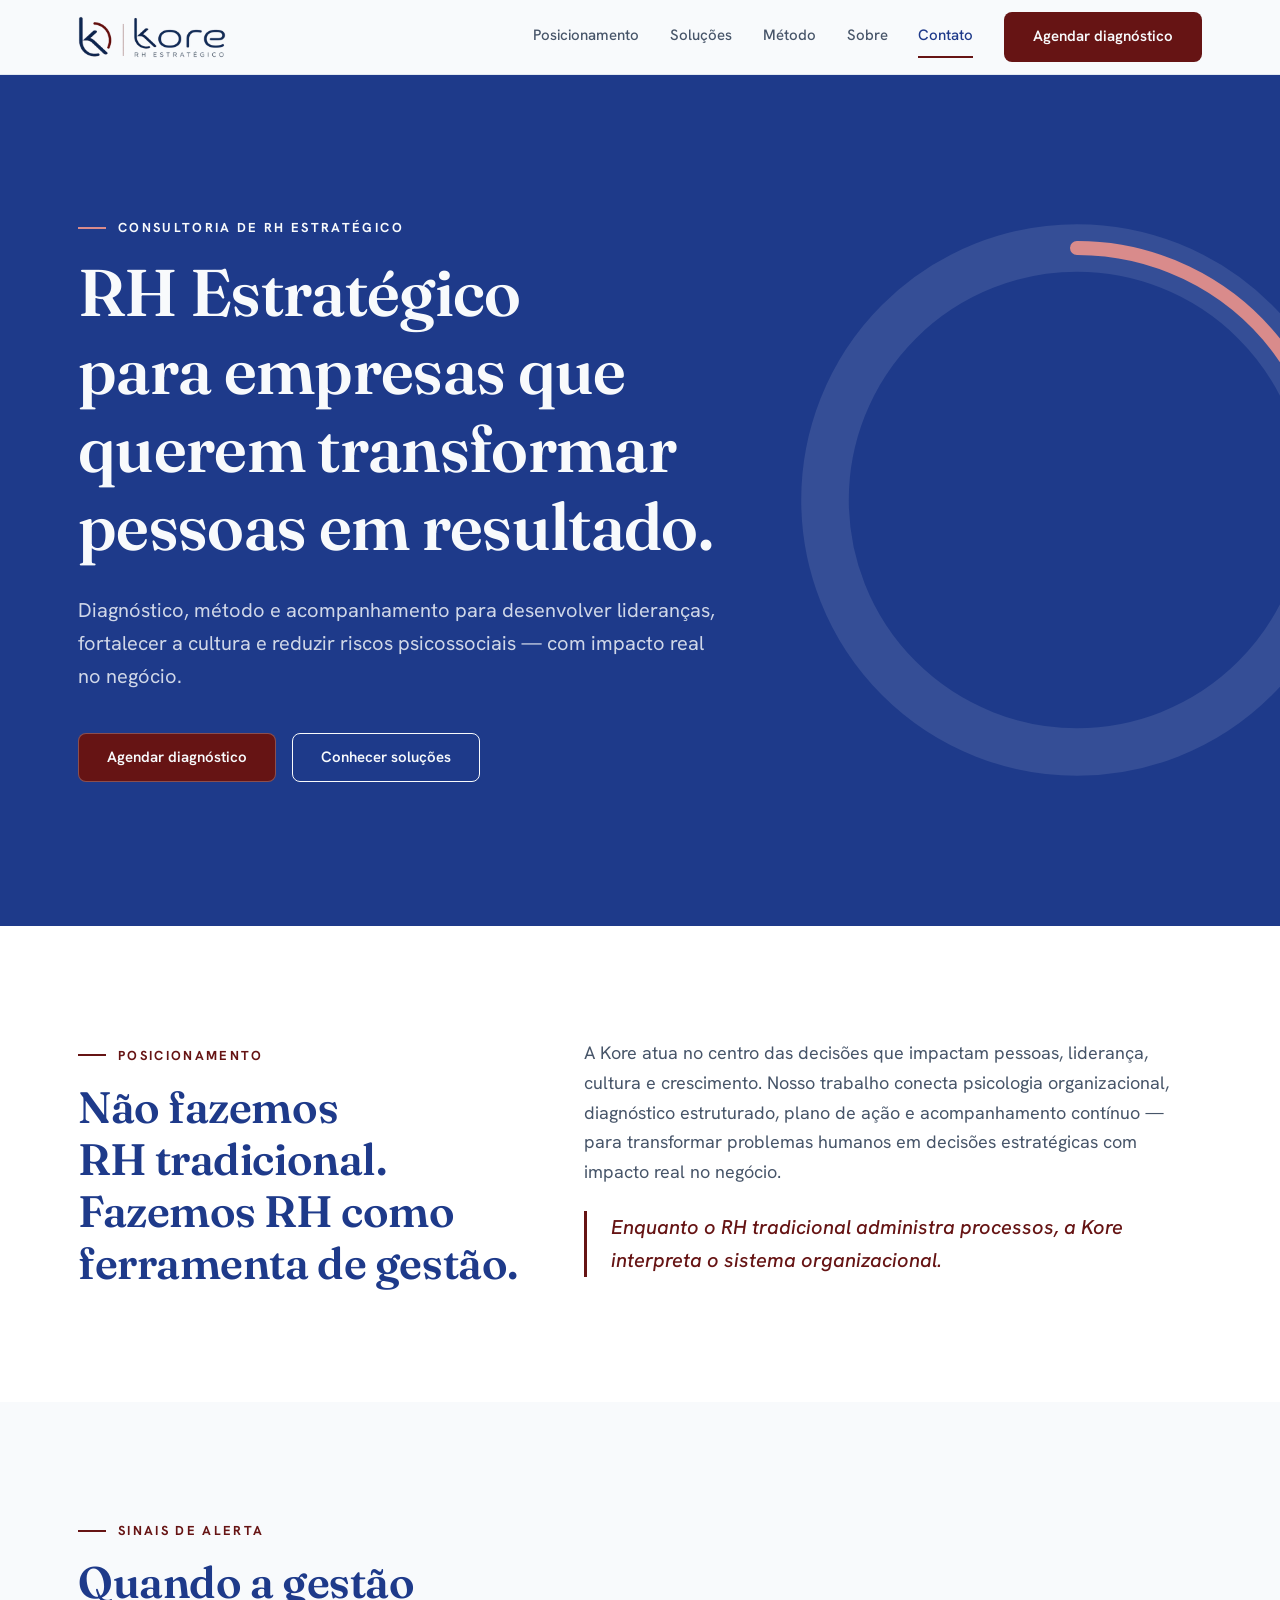
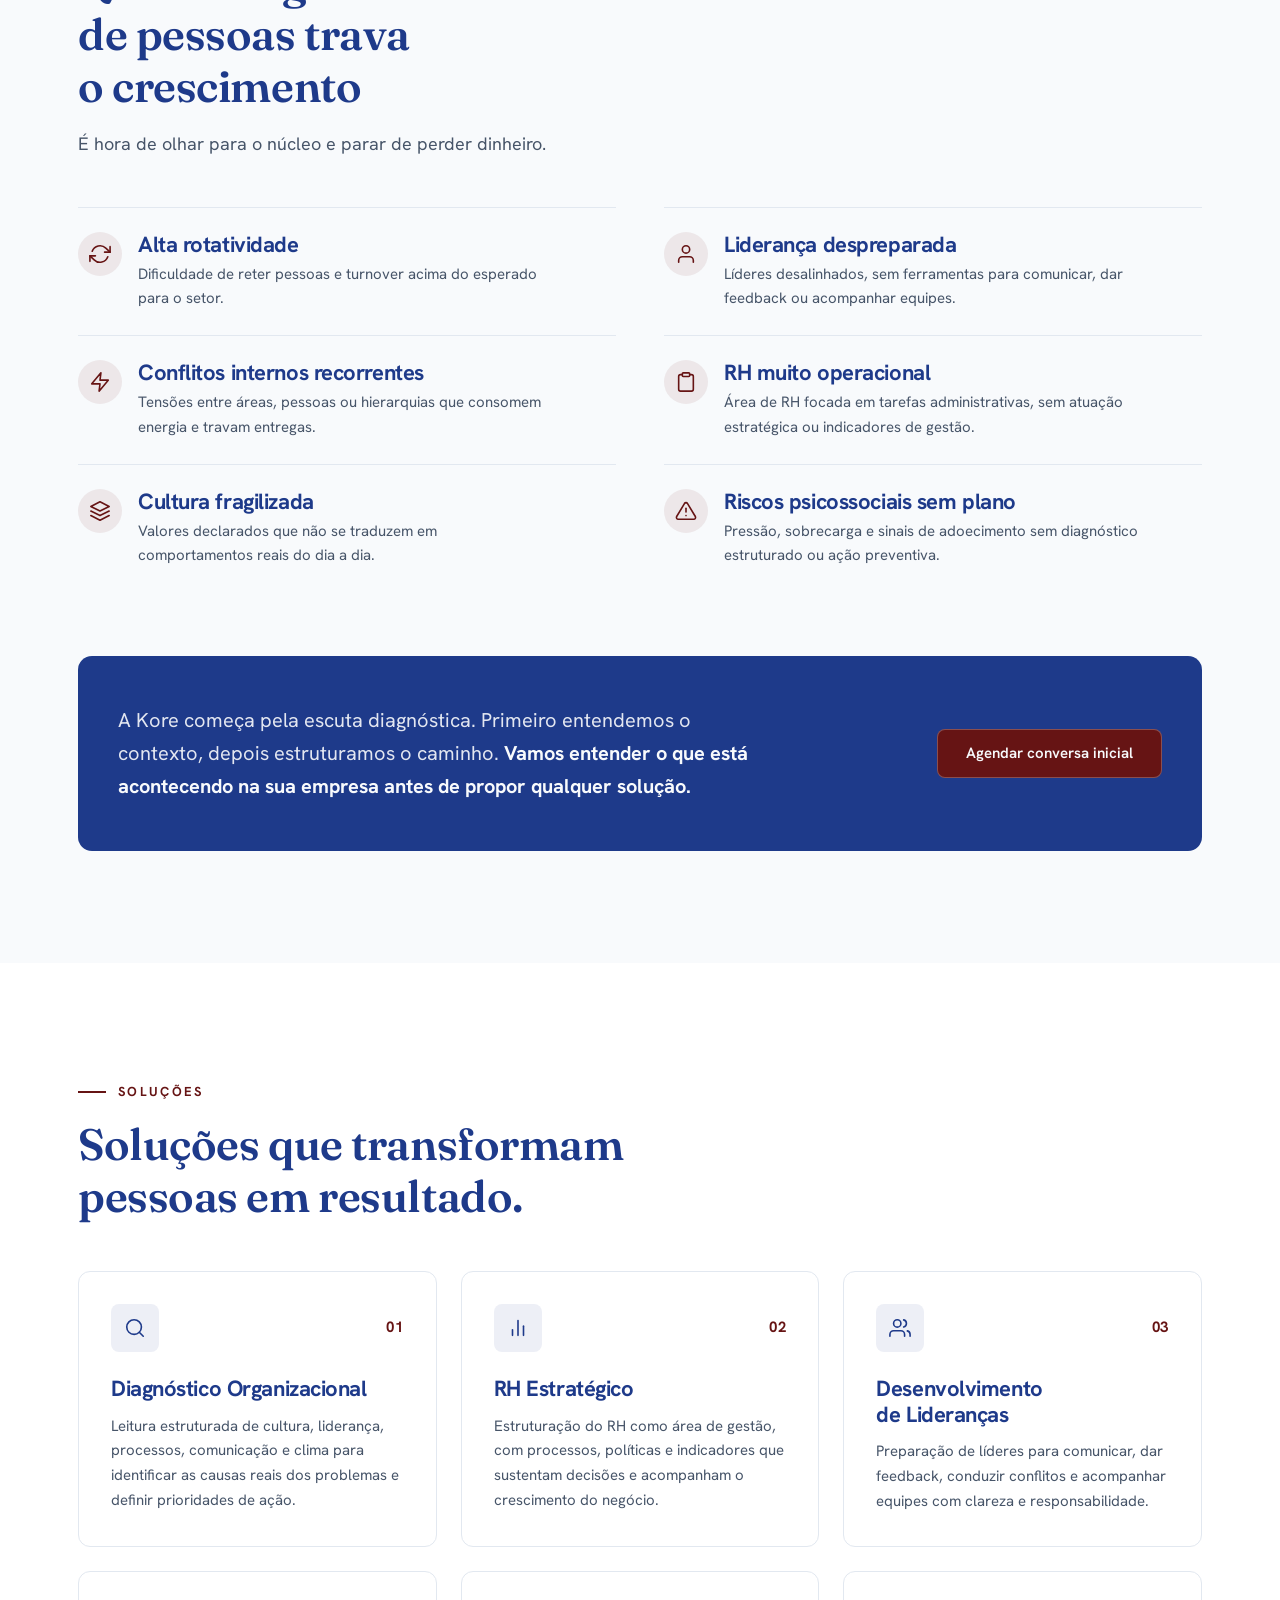
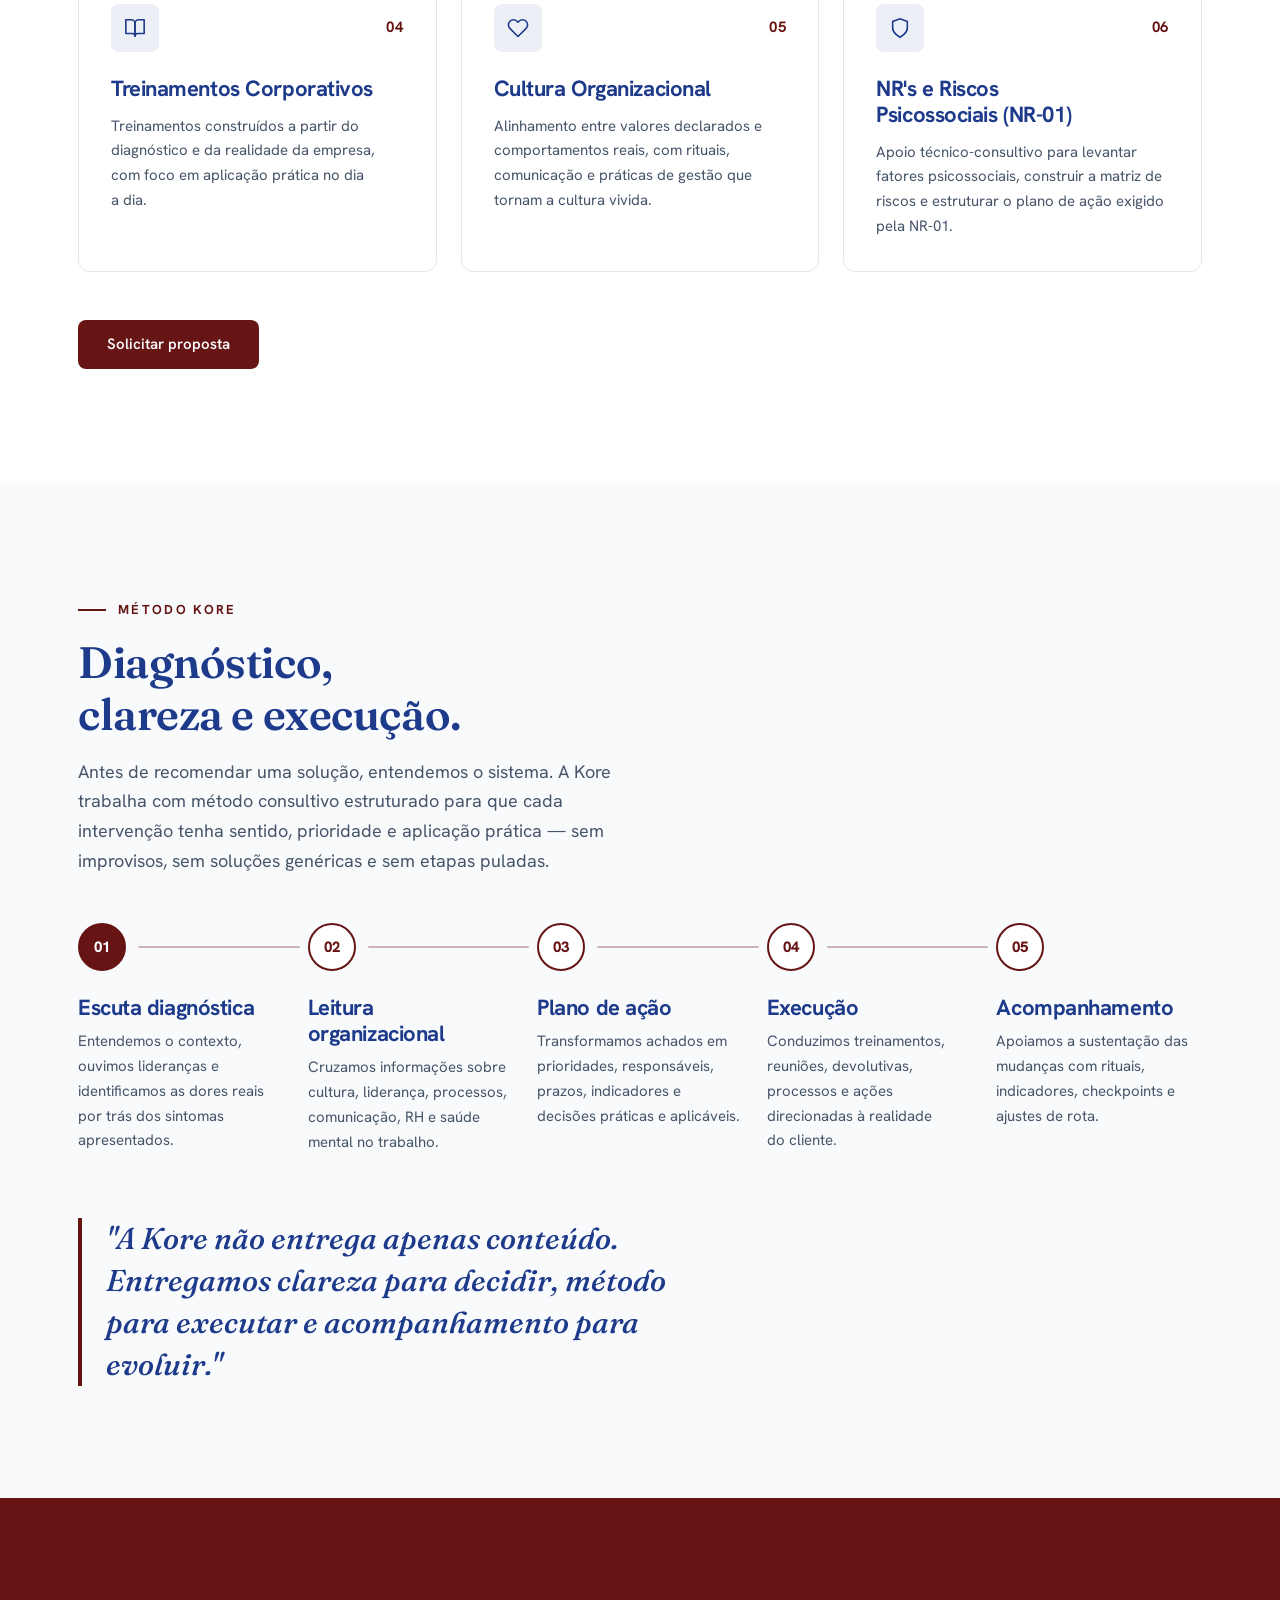
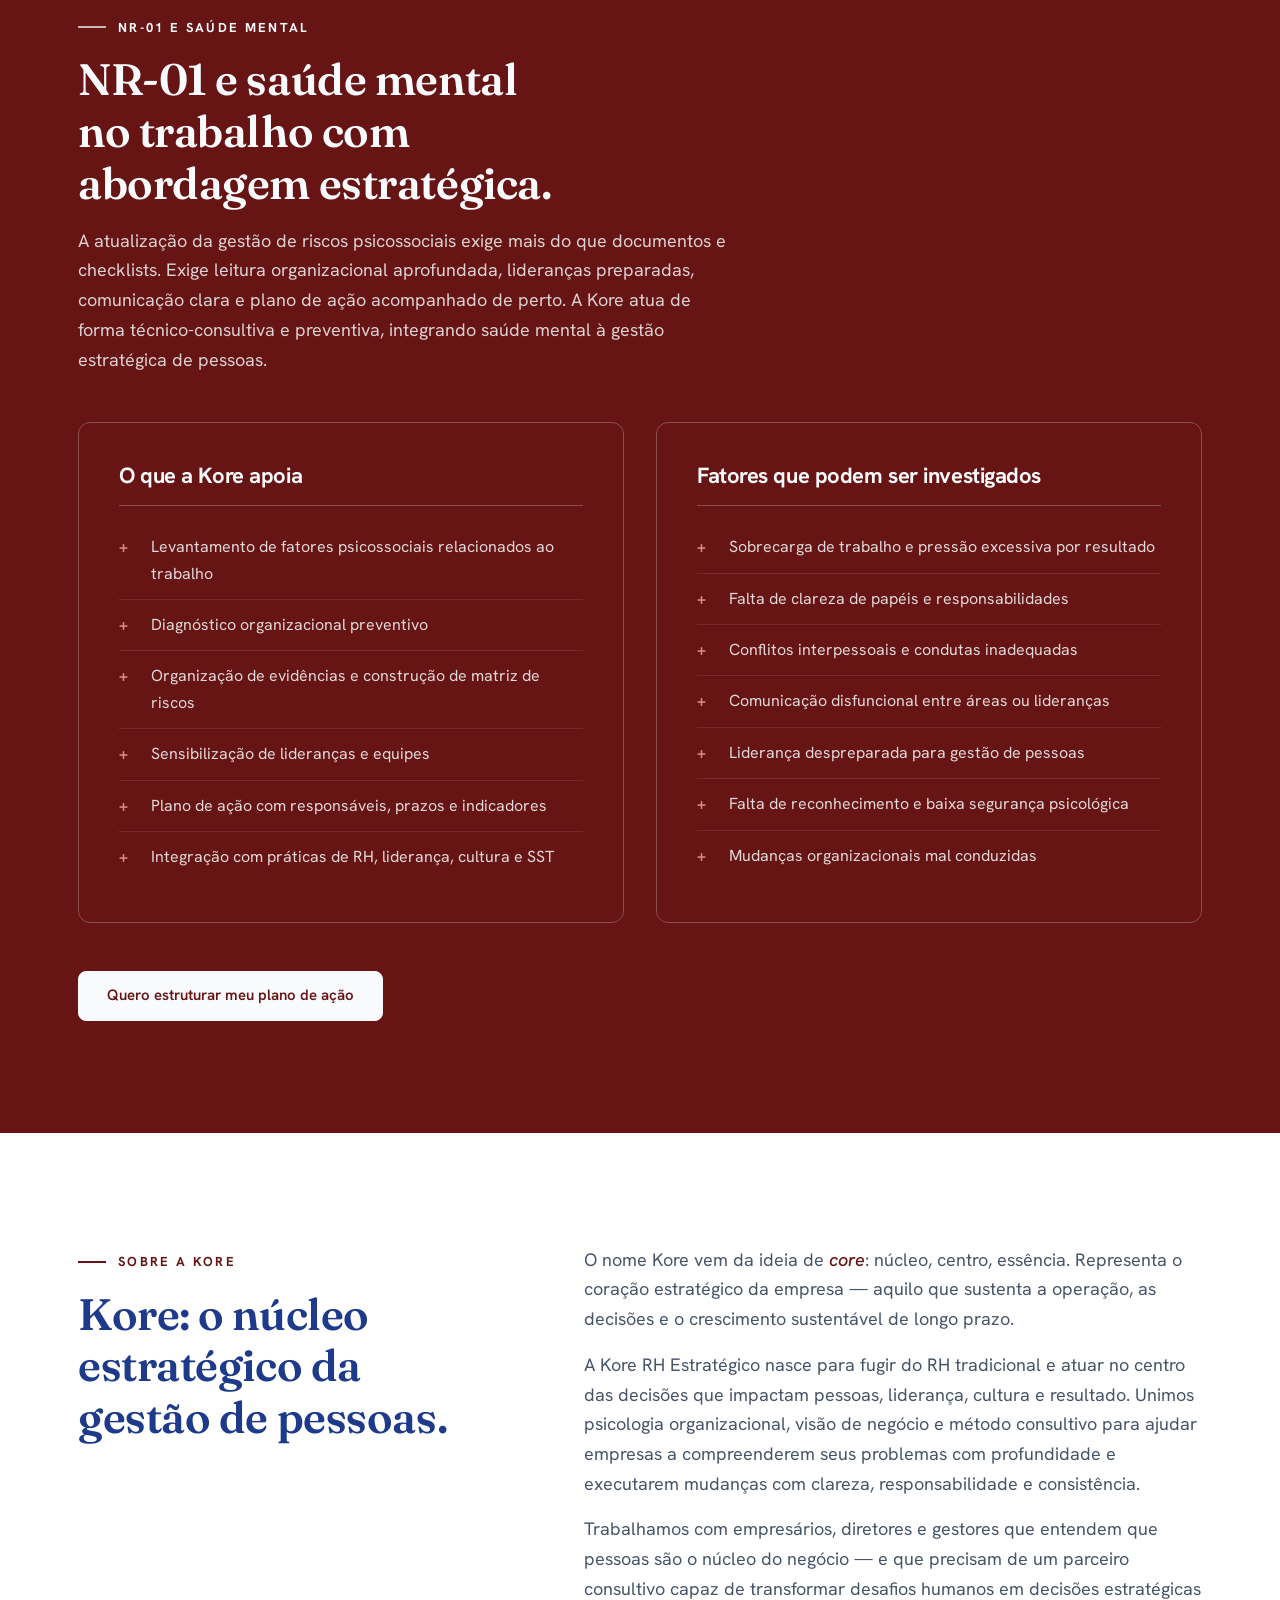
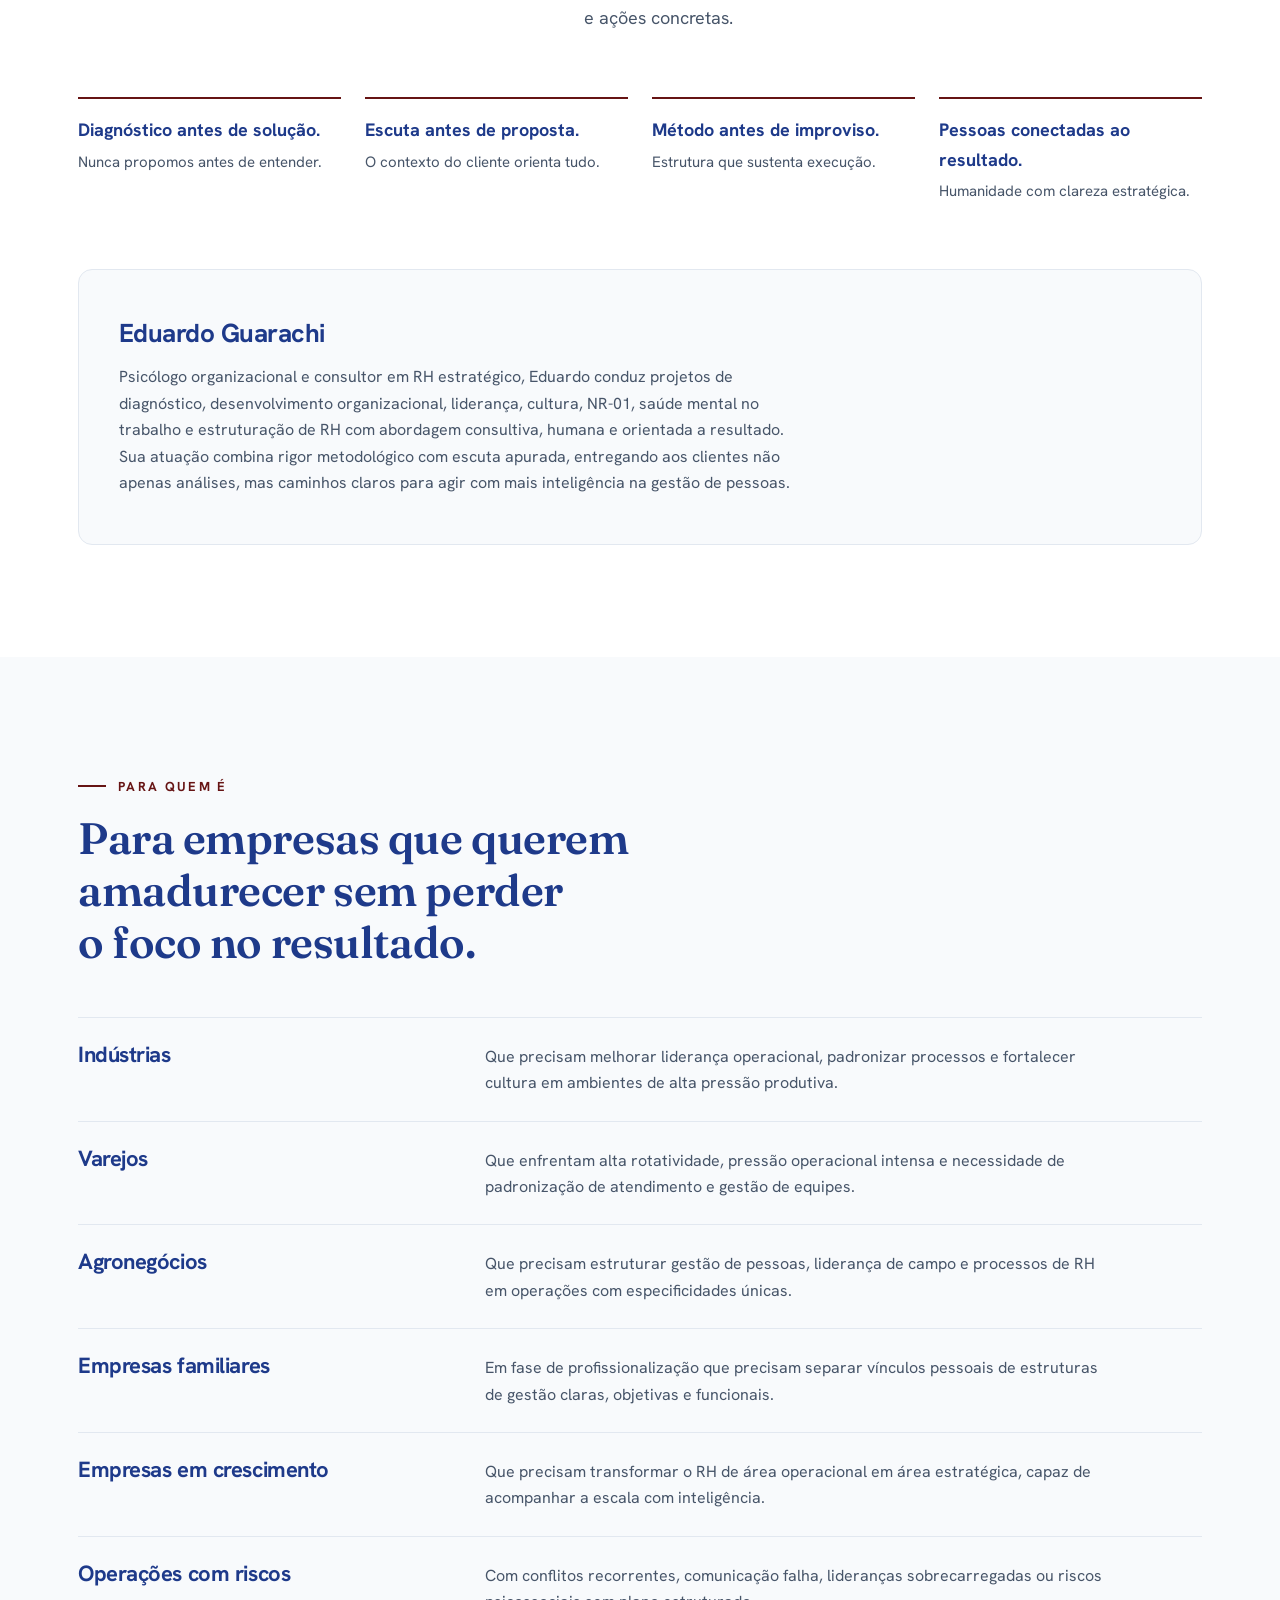
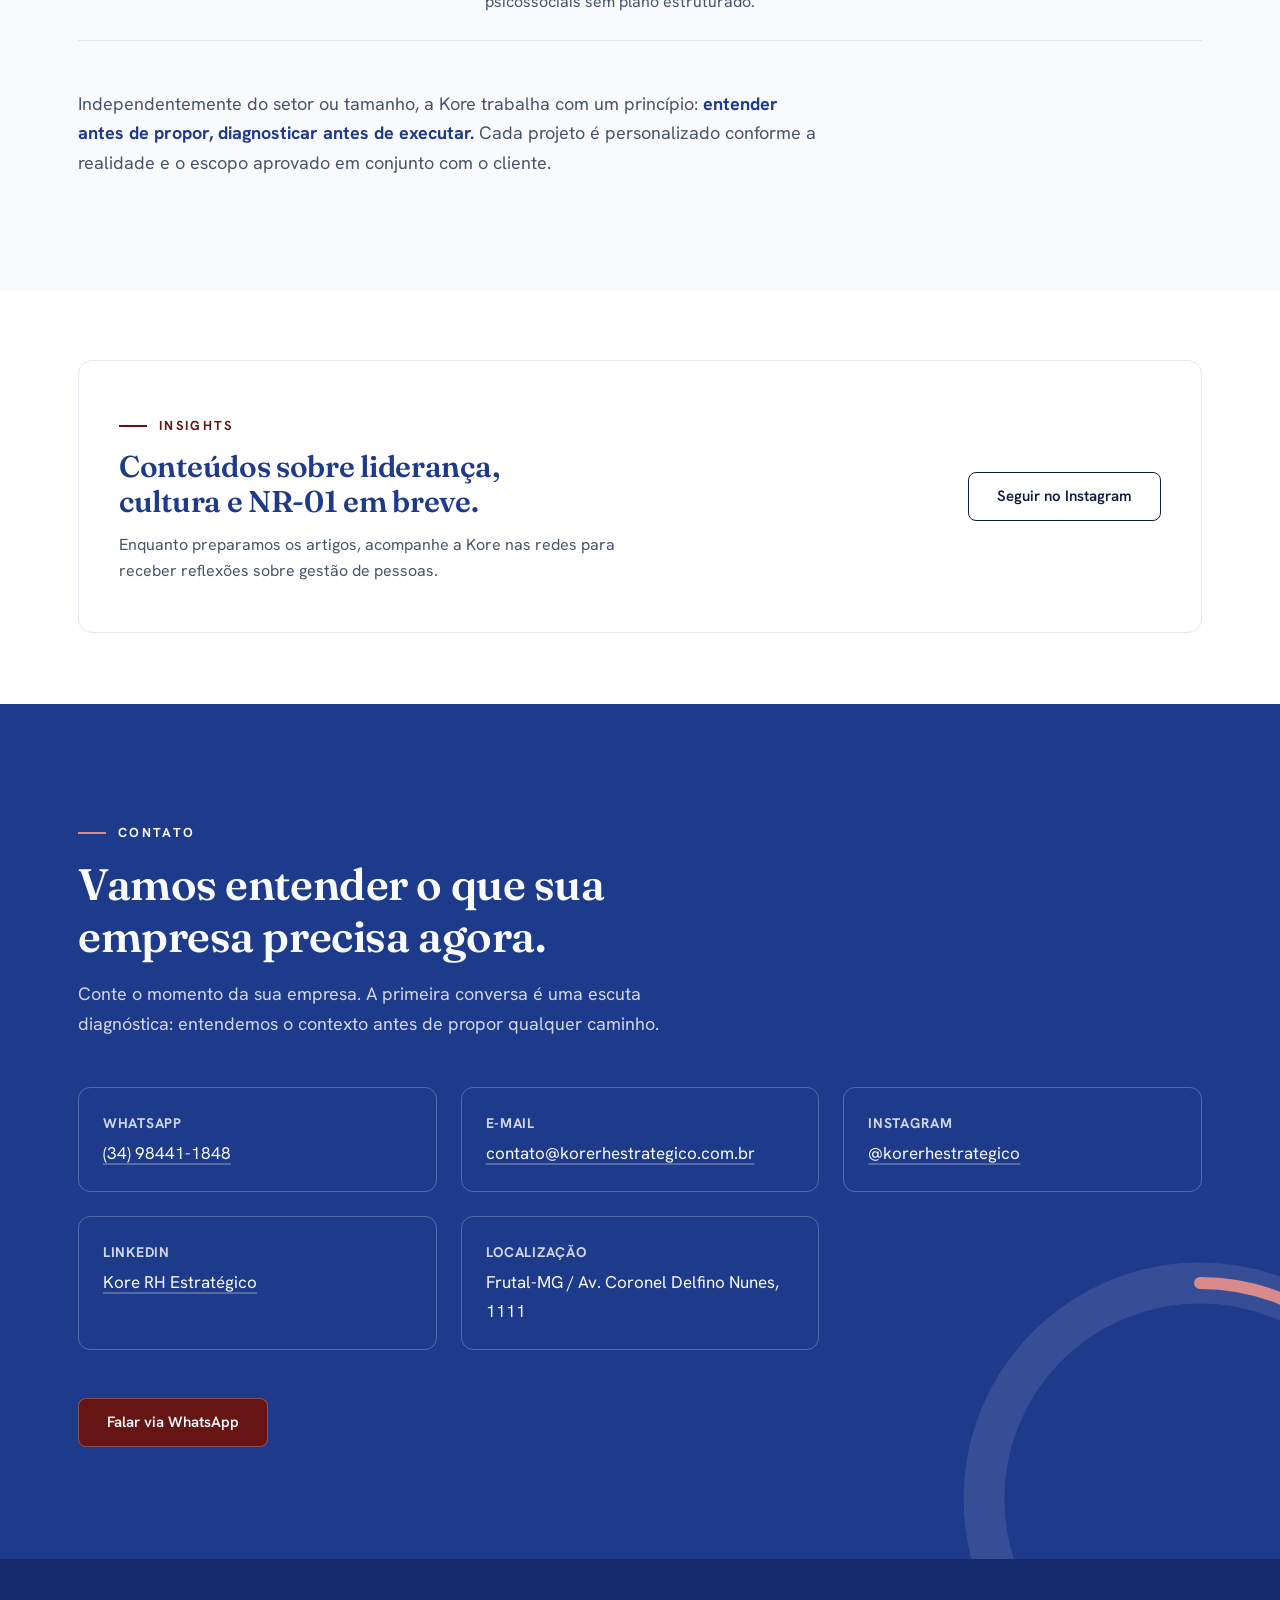
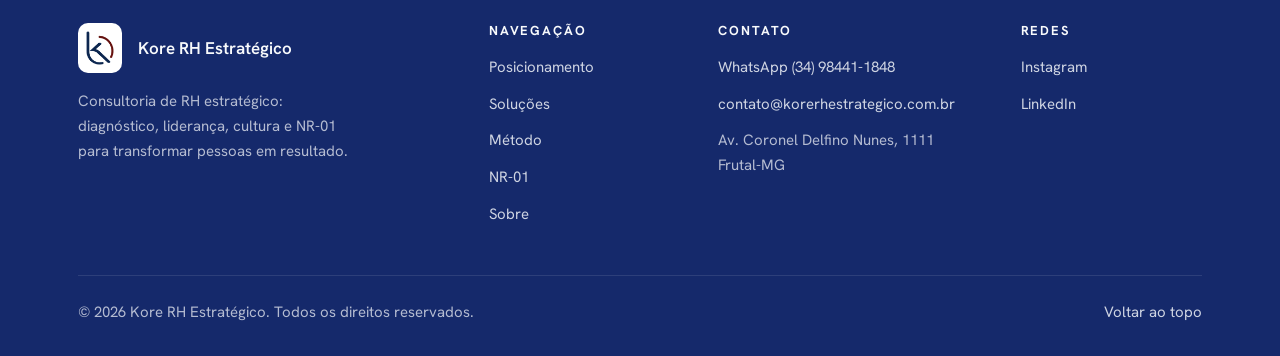
<file: index.html>
<!DOCTYPE html>
<html lang="pt-BR">
<head>
  <meta charset="UTF-8">
  <meta name="viewport" content="width=device-width, initial-scale=1.0">
  <title>RH Estratégico para transformar pessoas em resultado | Kore</title>
  <meta name="description" content="Consultoria de RH Estratégico. A Kore ajuda empresas a diagnosticar problemas, desenvolver lideranças, estruturar cultura e reduzir riscos psicossociais.">
  <meta name="theme-color" content="#1E3A8A">
  <link rel="canonical" href="https://jmqz.github.io/Site-Kore-RH-Estrat-gico/">

  <!-- Open Graph -->
  <meta property="og:type" content="website">
  <meta property="og:locale" content="pt_BR">
  <meta property="og:site_name" content="Kore RH Estratégico">
  <meta property="og:title" content="RH Estratégico para empresas que querem transformar pessoas em resultado.">
  <meta property="og:description" content="Consultoria de RH Estratégico. A Kore ajuda empresas a diagnosticar problemas, desenvolver lideranças, estruturar cultura e reduzir riscos psicossociais.">
  <meta property="og:url" content="https://jmqz.github.io/Site-Kore-RH-Estrat-gico/">
  <meta property="og:image" content="https://jmqz.github.io/Site-Kore-RH-Estrat-gico/img/og-image.png">
  <meta property="og:image:width" content="1200">
  <meta property="og:image:height" content="630">
  <meta property="og:image:alt" content="Logo Kore RH Estratégico">
  <meta name="twitter:card" content="summary_large_image">
  <meta name="twitter:title" content="RH Estratégico para empresas que querem transformar pessoas em resultado.">
  <meta name="twitter:description" content="Consultoria de RH Estratégico. A Kore ajuda empresas a diagnosticar problemas, desenvolver lideranças, estruturar cultura e reduzir riscos psicossociais.">
  <meta name="twitter:image" content="https://jmqz.github.io/Site-Kore-RH-Estrat-gico/img/og-image.png">
  <meta name="robots" content="index, follow">

  <!-- Favicon -->
  <link rel="icon" type="image/png" sizes="32x32" href="img/favicon-32.png">
  <link rel="apple-touch-icon" sizes="180x180" href="img/apple-touch-icon.png">

  <link rel="preconnect" href="https://fonts.googleapis.com">
  <link rel="preconnect" href="https://fonts.gstatic.com" crossorigin>
  <link href="https://fonts.googleapis.com/css2?family=Fraunces:ital,opsz,wght@0,9..144,600;1,9..144,500&family=Hanken+Grotesk:wght@400;500;600;700;800&display=swap" rel="stylesheet">

  <link rel="stylesheet" href="css/style.css">
  <script src="js/main.js" defer></script>

  <!-- Dados estruturados (Google) -->
  <script type="application/ld+json">
  {
    "@context": "https://schema.org",
    "@type": "ProfessionalService",
    "name": "Kore RH Estratégico",
    "description": "Consultoria de RH Estratégico: diagnóstico organizacional, desenvolvimento de lideranças, cultura organizacional, treinamentos e NR-01 / riscos psicossociais.",
    "url": "https://jmqz.github.io/Site-Kore-RH-Estrat-gico/",
    "logo": "https://jmqz.github.io/Site-Kore-RH-Estrat-gico/img/logo_full.png",
    "image": "https://jmqz.github.io/Site-Kore-RH-Estrat-gico/img/og-image.png",
    "telephone": "+55-34-98441-1848",
    "email": "contato@korerhestrategico.com.br",
    "address": {
      "@type": "PostalAddress",
      "streetAddress": "Av. Coronel Delfino Nunes, 1111",
      "addressLocality": "Frutal",
      "addressRegion": "MG",
      "addressCountry": "BR"
    },
    "areaServed": "BR",
    "founder": { "@type": "Person", "name": "Eduardo Guarachi", "jobTitle": "Psicólogo organizacional e consultor em RH estratégico" },
    "sameAs": [
      "https://instagram.com/korerhestrategico",
      "https://www.linkedin.com/company/kore-rh-estrategico/"
    ]
  }
  </script>
</head>
<body>

  <a class="skip-link" href="#conteudo">Pular para o conteúdo</a>

  <!-- ============ CABEÇALHO ============ -->
  <header class="site-header" id="siteHeader">
    <nav class="nav" aria-label="Navegação principal">
      <a href="#inicio" class="brand"><picture><source srcset="img/logo_full.webp" type="image/webp"><img src="img/logo_full.png" alt="Kore RH Estratégico - início" width="450" height="128" fetchpriority="high"></picture></a>

      <button class="menu-toggle" id="menuToggle" type="button" aria-label="Abrir menu" aria-expanded="false" aria-controls="navMenu">
        <span></span><span></span><span></span>
      </button>

      <div class="nav-menu" id="navMenu">
        <ul class="nav-links">
          <li><a href="#posicionamento">Posicionamento</a></li>
          <li><a href="#solucoes">Soluções</a></li>
          <li><a href="#metodo">Método</a></li>
          <li><a href="#sobre">Sobre</a></li>
          <li><a href="#contato">Contato</a></li>
        </ul>
        <a href="https://wa.me/5534984411848?text=Ol%C3%A1%21%20Gostaria%20de%20agendar%20um%20diagn%C3%B3stico%20com%20a%20Kore%20RH%20Estrat%C3%A9gico." target="_blank" rel="noopener noreferrer" class="btn btn-primary">Agendar diagnóstico</a>
      </div>
    </nav>
  </header>

  <main id="conteudo" tabindex="-1">

    <!-- ============ HERO ============ -->
    <section class="hero dark" id="inicio">
      <svg class="deco-arc" viewBox="0 0 400 400" aria-hidden="true" focusable="false">
        <circle cx="200" cy="200" r="180" />
        <path d="M200 20 A180 180 0 0 1 370 260" />
      </svg>
      <div class="container hero-inner">
        <p class="eyebrow">Consultoria de RH Estratégico</p>
        <h1>RH Estratégico para empresas que querem transformar pessoas em resultado.</h1>
        <p class="hero-lead">Diagnóstico, método e acompanhamento para desenvolver lideranças, fortalecer a cultura e reduzir riscos psicossociais — com impacto real no negócio.</p>
        <div class="btn-group">
          <a href="https://wa.me/5534984411848?text=Ol%C3%A1%21%20Gostaria%20de%20agendar%20um%20diagn%C3%B3stico%20com%20a%20Kore%20RH%20Estrat%C3%A9gico." target="_blank" rel="noopener noreferrer" class="btn btn-primary">Agendar diagnóstico</a>
          <a href="#solucoes" class="btn btn-outline">Conhecer soluções</a>
        </div>
      </div>
    </section>

    <!-- ============ POSICIONAMENTO ============ -->
    <section class="section posicionamento" id="posicionamento" aria-labelledby="posicionamento-titulo">
      <div class="container posicionamento-inner">
        <div>
          <p class="eyebrow">Posicionamento</p>
          <h2 id="posicionamento-titulo">Não fazemos RH tradicional. Fazemos RH como ferramenta de gestão.</h2>
        </div>
        <div>
          <p class="lead">A Kore atua no centro das decisões que impactam pessoas, liderança, cultura e crescimento. Nosso trabalho conecta psicologia organizacional, diagnóstico estruturado, plano de ação e acompanhamento contínuo — para transformar problemas humanos em decisões estratégicas com impacto real no negócio.</p>
          <p class="destaque">Enquanto o RH tradicional administra processos, a Kore interpreta o sistema organizacional.</p>
        </div>
      </div>
    </section>

    <!-- ============ SINAIS DE ALERTA ============ -->
    <section class="section alt" id="sinais" aria-labelledby="sinais-titulo">
      <div class="container">
        <div class="section-head">
          <p class="eyebrow">Sinais de alerta</p>
          <h2 id="sinais-titulo">Quando a gestão de pessoas trava o crescimento</h2>
          <p>É hora de olhar para o núcleo e parar de perder dinheiro.</p>
        </div>
        <ul class="sinais" role="list">
          <li class="sinal">
            <span class="sinal-icon" aria-hidden="true"><svg viewBox="0 0 24 24" focusable="false"><polyline points="23 4 23 10 17 10"/><polyline points="1 20 1 14 7 14"/><path d="M3.51 9a9 9 0 0 1 14.85-3.36L23 10M1 14l4.64 4.36A9 9 0 0 0 20.49 15"/></svg></span>
            <div><h3>Alta rotatividade</h3><p>Dificuldade de reter pessoas e turnover acima do esperado para o setor.</p></div>
          </li>
          <li class="sinal">
            <span class="sinal-icon" aria-hidden="true"><svg viewBox="0 0 24 24" focusable="false"><path d="M20 21v-2a4 4 0 0 0-4-4H8a4 4 0 0 0-4 4v2"/><circle cx="12" cy="7" r="4"/></svg></span>
            <div><h3>Liderança despreparada</h3><p>Líderes desalinhados, sem ferramentas para comunicar, dar feedback ou acompanhar equipes.</p></div>
          </li>
          <li class="sinal">
            <span class="sinal-icon" aria-hidden="true"><svg viewBox="0 0 24 24" focusable="false"><polygon points="13 2 3 14 12 14 11 22 21 10 12 10 13 2"/></svg></span>
            <div><h3>Conflitos internos recorrentes</h3><p>Tensões entre áreas, pessoas ou hierarquias que consomem energia e travam entregas.</p></div>
          </li>
          <li class="sinal">
            <span class="sinal-icon" aria-hidden="true"><svg viewBox="0 0 24 24" focusable="false"><path d="M16 4h2a2 2 0 0 1 2 2v14a2 2 0 0 1-2 2H6a2 2 0 0 1-2-2V6a2 2 0 0 1 2-2h2"/><rect x="8" y="2" width="8" height="4" rx="1"/></svg></span>
            <div><h3>RH muito operacional</h3><p>Área de RH focada em tarefas administrativas, sem atuação estratégica ou indicadores de gestão.</p></div>
          </li>
          <li class="sinal">
            <span class="sinal-icon" aria-hidden="true"><svg viewBox="0 0 24 24" focusable="false"><polygon points="12 2 2 7 12 12 22 7 12 2"/><polyline points="2 17 12 22 22 17"/><polyline points="2 12 12 17 22 12"/></svg></span>
            <div><h3>Cultura fragilizada</h3><p>Valores declarados que não se traduzem em comportamentos reais do dia a dia.</p></div>
          </li>
          <li class="sinal">
            <span class="sinal-icon" aria-hidden="true"><svg viewBox="0 0 24 24" focusable="false"><path d="M10.29 3.86L1.82 18a2 2 0 0 0 1.71 3h16.94a2 2 0 0 0 1.71-3L13.71 3.86a2 2 0 0 0-3.42 0z"/><line x1="12" y1="9" x2="12" y2="13"/><line x1="12" y1="17" x2="12.01" y2="17"/></svg></span>
            <div><h3>Riscos psicossociais sem plano</h3><p>Pressão, sobrecarga e sinais de adoecimento sem diagnóstico estruturado ou ação preventiva.</p></div>
          </li>
        </ul>
        <div class="cta-band dark">
          <p>A Kore começa pela escuta diagnóstica. Primeiro entendemos o contexto, depois estruturamos o caminho. <strong>Vamos entender o que está acontecendo na sua empresa antes de propor qualquer solução.</strong></p>
          <a href="https://wa.me/5534984411848?text=Ol%C3%A1%21%20Gostaria%20de%20agendar%20um%20diagn%C3%B3stico%20com%20a%20Kore%20RH%20Estrat%C3%A9gico." target="_blank" rel="noopener noreferrer" class="btn btn-primary">Agendar conversa inicial</a>
        </div>
      </div>
    </section>

    <!-- ============ SOLUÇÕES ============ -->
    <section class="section" id="solucoes" aria-labelledby="solucoes-titulo">
      <div class="container">
        <div class="section-head">
          <p class="eyebrow">Soluções</p>
          <h2 id="solucoes-titulo">Soluções que transformam pessoas em resultado.</h2>
        </div>
        <ul class="grid grid-3" role="list">
          <li class="card">
            <div class="card-top">
              <span class="card-icon" aria-hidden="true"><svg viewBox="0 0 24 24" focusable="false"><circle cx="11" cy="11" r="8"/><line x1="21" y1="21" x2="16.65" y2="16.65"/></svg></span>
              <span class="card-num">01</span>
            </div>
            <h3>Diagnóstico Organizacional</h3>
            <p>Leitura estruturada de cultura, liderança, processos, comunicação e clima para identificar as causas reais dos problemas e definir prioridades de ação.</p>
          </li>
          <li class="card">
            <div class="card-top">
              <span class="card-icon" aria-hidden="true"><svg viewBox="0 0 24 24" focusable="false"><line x1="18" y1="20" x2="18" y2="10"/><line x1="12" y1="20" x2="12" y2="4"/><line x1="6" y1="20" x2="6" y2="14"/></svg></span>
              <span class="card-num">02</span>
            </div>
            <h3>RH Estratégico</h3>
            <p>Estruturação do RH como área de gestão, com processos, políticas e indicadores que sustentam decisões e acompanham o crescimento do negócio.</p>
          </li>
          <li class="card">
            <div class="card-top">
              <span class="card-icon" aria-hidden="true"><svg viewBox="0 0 24 24" focusable="false"><path d="M17 21v-2a4 4 0 0 0-4-4H5a4 4 0 0 0-4 4v2"/><circle cx="9" cy="7" r="4"/><path d="M23 21v-2a4 4 0 0 0-3-3.87"/><path d="M16 3.13a4 4 0 0 1 0 7.75"/></svg></span>
              <span class="card-num">03</span>
            </div>
            <h3>Desenvolvimento de Lideranças</h3>
            <p>Preparação de líderes para comunicar, dar feedback, conduzir conflitos e acompanhar equipes com clareza e responsabilidade.</p>
          </li>
          <li class="card">
            <div class="card-top">
              <span class="card-icon" aria-hidden="true"><svg viewBox="0 0 24 24" focusable="false"><path d="M2 3h6a4 4 0 0 1 4 4v14a3 3 0 0 0-3-3H2z"/><path d="M22 3h-6a4 4 0 0 0-4 4v14a3 3 0 0 1 3-3h7z"/></svg></span>
              <span class="card-num">04</span>
            </div>
            <h3>Treinamentos Corporativos</h3>
            <p>Treinamentos construídos a partir do diagnóstico e da realidade da empresa, com foco em aplicação prática no dia a dia.</p>
          </li>
          <li class="card">
            <div class="card-top">
              <span class="card-icon" aria-hidden="true"><svg viewBox="0 0 24 24" focusable="false"><path d="M20.84 4.61a5.5 5.5 0 0 0-7.78 0L12 5.67l-1.06-1.06a5.5 5.5 0 0 0-7.78 7.78l1.06 1.06L12 21.23l7.78-7.78 1.06-1.06a5.5 5.5 0 0 0 0-7.78z"/></svg></span>
              <span class="card-num">05</span>
            </div>
            <h3>Cultura Organizacional</h3>
            <p>Alinhamento entre valores declarados e comportamentos reais, com rituais, comunicação e práticas de gestão que tornam a cultura vivida.</p>
          </li>
          <li class="card">
            <div class="card-top">
              <span class="card-icon" aria-hidden="true"><svg viewBox="0 0 24 24" focusable="false"><path d="M12 22s8-4 8-10V5l-8-3-8 3v7c0 6 8 10 8 10z"/></svg></span>
              <span class="card-num">06</span>
            </div>
            <h3>NR's e Riscos Psicossociais (NR-01)</h3>
            <p>Apoio técnico-consultivo para levantar fatores psicossociais, construir a matriz de riscos e estruturar o plano de ação exigido pela NR-01.</p>
          </li>
        </ul>
        <div class="section-foot">
          <a href="https://wa.me/5534984411848?text=Ol%C3%A1%21%20Gostaria%20de%20solicitar%20uma%20proposta%20da%20Kore%20RH%20Estrat%C3%A9gico." target="_blank" rel="noopener noreferrer" class="btn btn-primary">Solicitar proposta</a>
        </div>
      </div>
    </section>

    <!-- ============ MÉTODO KORE ============ -->
    <section class="section alt" id="metodo" aria-labelledby="metodo-titulo">
      <div class="container">
        <div class="section-head">
          <p class="eyebrow">Método Kore</p>
          <h2 id="metodo-titulo">Diagnóstico, clareza e execução.</h2>
          <p>Antes de recomendar uma solução, entendemos o sistema. A Kore trabalha com método consultivo estruturado para que cada intervenção tenha sentido, prioridade e aplicação prática — sem improvisos, sem soluções genéricas e sem etapas puladas.</p>
        </div>
        <ol class="passos" role="list">
          <li class="passo"><span class="passo-num" aria-hidden="true">01</span><div><h3>Escuta diagnóstica</h3><p>Entendemos o contexto, ouvimos lideranças e identificamos as dores reais por trás dos sintomas apresentados.</p></div></li>
          <li class="passo"><span class="passo-num" aria-hidden="true">02</span><div><h3>Leitura organizacional</h3><p>Cruzamos informações sobre cultura, liderança, processos, comunicação, RH e saúde mental no trabalho.</p></div></li>
          <li class="passo"><span class="passo-num" aria-hidden="true">03</span><div><h3>Plano de ação</h3><p>Transformamos achados em prioridades, responsáveis, prazos, indicadores e decisões práticas e aplicáveis.</p></div></li>
          <li class="passo"><span class="passo-num" aria-hidden="true">04</span><div><h3>Execução</h3><p>Conduzimos treinamentos, reuniões, devolutivas, processos e ações direcionadas à realidade do cliente.</p></div></li>
          <li class="passo"><span class="passo-num" aria-hidden="true">05</span><div><h3>Acompanhamento</h3><p>Apoiamos a sustentação das mudanças com rituais, indicadores, checkpoints e ajustes de rota.</p></div></li>
        </ol>
        <blockquote class="quote">"A Kore não entrega apenas conteúdo. Entregamos clareza para decidir, método para executar e acompanhamento para evoluir."</blockquote>
      </div>
    </section>

    <!-- ============ NR-01 E SAÚDE MENTAL ============ -->
    <section class="section dark wine nr01" id="nr01" aria-labelledby="nr01-titulo">
      <div class="container">
        <div class="section-head section-head-wide">
          <p class="eyebrow">NR-01 e Saúde Mental</p>
          <h2 id="nr01-titulo">NR-01 e saúde mental no trabalho com abordagem estratégica.</h2>
          <p>A atualização da gestão de riscos psicossociais exige mais do que documentos e checklists. Exige leitura organizacional aprofundada, lideranças preparadas, comunicação clara e plano de ação acompanhado de perto. A Kore atua de forma técnico-consultiva e preventiva, integrando saúde mental à gestão estratégica de pessoas.</p>
        </div>
        <div class="nr-cols">
          <div class="nr-col">
            <h3>O que a Kore apoia</h3>
            <ul class="plus-list" role="list">
              <li>Levantamento de fatores psicossociais relacionados ao trabalho</li>
              <li>Diagnóstico organizacional preventivo</li>
              <li>Organização de evidências e construção de matriz de riscos</li>
              <li>Sensibilização de lideranças e equipes</li>
              <li>Plano de ação com responsáveis, prazos e indicadores</li>
              <li>Integração com práticas de RH, liderança, cultura e SST</li>
            </ul>
          </div>
          <div class="nr-col">
            <h3>Fatores que podem ser investigados</h3>
            <ul class="plus-list" role="list">
              <li>Sobrecarga de trabalho e pressão excessiva por resultado</li>
              <li>Falta de clareza de papéis e responsabilidades</li>
              <li>Conflitos interpessoais e condutas inadequadas</li>
              <li>Comunicação disfuncional entre áreas ou lideranças</li>
              <li>Liderança despreparada para gestão de pessoas</li>
              <li>Falta de reconhecimento e baixa segurança psicológica</li>
              <li>Mudanças organizacionais mal conduzidas</li>
            </ul>
          </div>
        </div>
        <a href="https://wa.me/5534984411848?text=Ol%C3%A1%21%20Gostaria%20de%20estruturar%20a%20adequa%C3%A7%C3%A3o%20da%20minha%20empresa%20%C3%A0%20NR-01%20e%20o%20plano%20de%20a%C3%A7%C3%A3o%20para%20riscos%20psicossociais." target="_blank" rel="noopener noreferrer" class="btn btn-primary">Quero estruturar meu plano de ação</a>
      </div>
    </section>

    <!-- ============ SOBRE A KORE ============ -->
    <section class="section sobre" id="sobre" aria-labelledby="sobre-titulo">
      <div class="container">
        <div class="sobre-inner">
          <div>
            <p class="eyebrow">Sobre a Kore</p>
            <h2 id="sobre-titulo">Kore: o núcleo estratégico da gestão de pessoas.</h2>
          </div>
          <div class="sobre-text">
            <p>O nome Kore vem da ideia de <em>core</em>: núcleo, centro, essência. Representa o coração estratégico da empresa — aquilo que sustenta a operação, as decisões e o crescimento sustentável de longo prazo.</p>
            <p>A Kore RH Estratégico nasce para fugir do RH tradicional e atuar no centro das decisões que impactam pessoas, liderança, cultura e resultado. Unimos psicologia organizacional, visão de negócio e método consultivo para ajudar empresas a compreenderem seus problemas com profundidade e executarem mudanças com clareza, responsabilidade e consistência.</p>
            <p>Trabalhamos com empresários, diretores e gestores que entendem que pessoas são o núcleo do negócio — e que precisam de um parceiro consultivo capaz de transformar desafios humanos em decisões estratégicas e ações concretas.</p>
          </div>
        </div>
        <ul class="principios" role="list">
          <li class="principio"><strong>Diagnóstico antes de solução.</strong><span>Nunca propomos antes de entender.</span></li>
          <li class="principio"><strong>Escuta antes de proposta.</strong><span>O contexto do cliente orienta tudo.</span></li>
          <li class="principio"><strong>Método antes de improviso.</strong><span>Estrutura que sustenta execução.</span></li>
          <li class="principio"><strong>Pessoas conectadas ao resultado.</strong><span>Humanidade com clareza estratégica.</span></li>
        </ul>
        <article class="consultor">
          <h3>Eduardo Guarachi</h3>
          <p>Psicólogo organizacional e consultor em RH estratégico, Eduardo conduz projetos de diagnóstico, desenvolvimento organizacional, liderança, cultura, NR-01, saúde mental no trabalho e estruturação de RH com abordagem consultiva, humana e orientada a resultado. Sua atuação combina rigor metodológico com escuta apurada, entregando aos clientes não apenas análises, mas caminhos claros para agir com mais inteligência na gestão de pessoas.</p>
        </article>
      </div>
    </section>

    <!-- ============ PARA QUEM É ============ -->
    <section class="section alt" id="para-quem" aria-labelledby="paraquem-titulo">
      <div class="container">
        <div class="section-head">
          <p class="eyebrow">Para quem é</p>
          <h2 id="paraquem-titulo">Para empresas que querem amadurecer sem perder o foco no resultado.</h2>
        </div>
        <ul class="segmentos" role="list">
          <li class="segmento"><h3>Indústrias</h3><p>Que precisam melhorar liderança operacional, padronizar processos e fortalecer cultura em ambientes de alta pressão produtiva.</p></li>
          <li class="segmento"><h3>Varejos</h3><p>Que enfrentam alta rotatividade, pressão operacional intensa e necessidade de padronização de atendimento e gestão de equipes.</p></li>
          <li class="segmento"><h3>Agronegócios</h3><p>Que precisam estruturar gestão de pessoas, liderança de campo e processos de RH em operações com especificidades únicas.</p></li>
          <li class="segmento"><h3>Empresas familiares</h3><p>Em fase de profissionalização que precisam separar vínculos pessoais de estruturas de gestão claras, objetivas e funcionais.</p></li>
          <li class="segmento"><h3>Empresas em crescimento</h3><p>Que precisam transformar o RH de área operacional em área estratégica, capaz de acompanhar a escala com inteligência.</p></li>
          <li class="segmento"><h3>Operações com riscos</h3><p>Com conflitos recorrentes, comunicação falha, lideranças sobrecarregadas ou riscos psicossociais sem plano estruturado.</p></li>
        </ul>
        <p class="section-note">Independentemente do setor ou tamanho, a Kore trabalha com um princípio: <strong>entender antes de propor, diagnosticar antes de executar.</strong> Cada projeto é personalizado conforme a realidade e o escopo aprovado em conjunto com o cliente.</p>
      </div>
    </section>

    <!-- ============ INSIGHTS ============ -->
    <section class="section section-tight" id="insights" aria-labelledby="insights-titulo">
      <div class="container">
        <div class="aviso">
          <div>
            <p class="eyebrow">Insights</p>
            <h2 id="insights-titulo">Conteúdos sobre liderança, cultura e NR-01 em breve.</h2>
            <p>Enquanto preparamos os artigos, acompanhe a Kore nas redes para receber reflexões sobre gestão de pessoas.</p>
          </div>
          <a href="https://instagram.com/korerhestrategico" target="_blank" rel="noopener noreferrer" class="btn btn-outline">Seguir no Instagram</a>
        </div>
      </div>
    </section>

    <!-- ============ CONTATO ============ -->
    <section class="section dark contato" id="contato" aria-labelledby="contato-titulo">
      <svg class="deco-arc deco-arc-contato" viewBox="0 0 400 400" aria-hidden="true" focusable="false">
        <circle cx="200" cy="200" r="180" />
        <path d="M200 20 A180 180 0 0 1 370 260" />
      </svg>
      <div class="container">
        <div class="section-head section-head-wide">
          <p class="eyebrow">Contato</p>
          <h2 id="contato-titulo">Vamos entender o que sua empresa precisa agora.</h2>
          <p>Conte o momento da sua empresa. A primeira conversa é uma escuta diagnóstica: entendemos o contexto antes de propor qualquer caminho.</p>
        </div>
        <ul class="canais" role="list">
          <li class="canal"><span class="canal-label">WhatsApp</span><a href="https://wa.me/5534984411848?text=Ol%C3%A1%21%20Gostaria%20de%20falar%20com%20a%20Kore%20RH%20Estrat%C3%A9gico." target="_blank" rel="noopener noreferrer">(34) 98441-1848</a></li>
          <li class="canal"><span class="canal-label">E-mail</span><a href="mailto:contato@korerhestrategico.com.br">contato@korerhestrategico.com.br</a></li>
          <li class="canal"><span class="canal-label">Instagram</span><a href="https://instagram.com/korerhestrategico" target="_blank" rel="noopener noreferrer">@korerhestrategico</a></li>
          <li class="canal"><span class="canal-label">LinkedIn</span><a href="https://www.linkedin.com/company/kore-rh-estrategico/" target="_blank" rel="noopener noreferrer">Kore RH Estratégico</a></li>
          <li class="canal"><span class="canal-label">Localização</span><span>Frutal-MG / Av. Coronel Delfino Nunes, 1111</span></li>
        </ul>
        <a href="https://wa.me/5534984411848?text=Ol%C3%A1%21%20Gostaria%20de%20falar%20com%20a%20Kore%20RH%20Estrat%C3%A9gico." target="_blank" rel="noopener noreferrer" class="btn btn-primary">Falar via WhatsApp</a>
      </div>
    </section>

  </main>

  <!-- ============ RODAPÉ ============ -->
  <footer class="site-footer">
    <div class="container">
      <div class="footer-grid">
        <div class="footer-col footer-about">
          <div class="footer-brand">
            <span class="footer-badge"><picture><source srcset="img/logo_icon.webp" type="image/webp"><img src="img/logo_icon.png" alt="" width="105" height="128" loading="lazy" decoding="async"></picture></span>
            <span class="footer-name">Kore RH Estratégico</span>
          </div>
          <p>Consultoria de RH estratégico: diagnóstico, liderança, cultura e NR-01 para transformar pessoas em resultado.</p>
        </div>
        <nav class="footer-col" aria-labelledby="footer-nav-titulo">
          <h2 class="footer-title" id="footer-nav-titulo">Navegação</h2>
          <ul role="list">
            <li><a href="#posicionamento">Posicionamento</a></li>
            <li><a href="#solucoes">Soluções</a></li>
            <li><a href="#metodo">Método</a></li>
            <li><a href="#nr01">NR-01</a></li>
            <li><a href="#sobre">Sobre</a></li>
          </ul>
        </nav>
        <div class="footer-col">
          <h2 class="footer-title">Contato</h2>
          <ul role="list">
            <li><a href="https://wa.me/5534984411848?text=Ol%C3%A1%21%20Gostaria%20de%20falar%20com%20a%20Kore%20RH%20Estrat%C3%A9gico." target="_blank" rel="noopener noreferrer">WhatsApp (34) 98441-1848</a></li>
            <li><a href="mailto:contato@korerhestrategico.com.br">contato@korerhestrategico.com.br</a></li>
            <li>Av. Coronel Delfino Nunes, 1111<br>Frutal-MG</li>
          </ul>
        </div>
        <div class="footer-col">
          <h2 class="footer-title">Redes</h2>
          <ul role="list">
            <li><a href="https://instagram.com/korerhestrategico" target="_blank" rel="noopener noreferrer">Instagram</a></li>
            <li><a href="https://www.linkedin.com/company/kore-rh-estrategico/" target="_blank" rel="noopener noreferrer">LinkedIn</a></li>
          </ul>
        </div>
      </div>
      <div class="footer-bottom">
        <p>&copy; <span id="ano">2026</span> Kore RH Estratégico. Todos os direitos reservados.</p>
        <a href="#inicio" class="footer-top">Voltar ao topo</a>
      </div>
    </div>
  </footer>

  <a class="wa-float" id="waFloat" href="https://wa.me/5534984411848?text=Ol%C3%A1%21%20Gostaria%20de%20falar%20com%20a%20Kore%20RH%20Estrat%C3%A9gico." target="_blank" rel="noopener noreferrer" aria-label="WhatsApp: falar com a Kore">
    <svg viewBox="0 0 24 24" aria-hidden="true" focusable="false"><path d="M21 11.5a8.38 8.38 0 0 1-.9 3.8 8.5 8.5 0 0 1-7.6 4.7 8.38 8.38 0 0 1-3.8-.9L3 21l1.9-5.7a8.38 8.38 0 0 1-.9-3.8 8.5 8.5 0 0 1 4.7-7.6 8.38 8.38 0 0 1 3.8-.9h.5a8.48 8.48 0 0 1 8 8v.5z"/></svg>
    <span>WhatsApp</span>
  </a>

</body>
</html>
</file>
<file: css/style.css>
/* ============================================
   PALETA OFICIAL KORE
   Somente as cores que já existiam no site.
   Mude aqui e o site inteiro acompanha.
============================================ */
:root {
  --blue: #1E3A8A;        /* PRIMÁRIA - Azul profundo (autoridade) */
  --blue-deep: #15296b;   /* variação escura (rodapé) */
  --blue-soft: #2a4ba0;   /* variação clara (reservada) */
  --wine: #661414;        /* DESTAQUE - Vinho (ação, CTAs) */
  --wine-soft: #8a2222;   /* vinho mais claro (hover) */
  --gray: #475569;        /* SECUNDÁRIA - Cinza (textos de apoio) */
  --ice: #F8FAFC;         /* SUPORTE - Branco gelo (fundos, respiro) */
  --white: #ffffff;
  --ink: #0f1d40;         /* azul quase preto (texto) */
  --line: #e2e8f0;        /* linhas e bordas */
  --rose: #d98b8b;        /* rosa sobre azul: só decorativo (contraste 3,95:1) */

  /* Transparências do gelo já usadas no site */
  --ice-92: rgba(248, 250, 252, 0.92);
  --ice-90: rgba(248, 250, 252, 0.9);
  --ice-85: rgba(248, 250, 252, 0.85);
  --ice-82: rgba(248, 250, 252, 0.82);
  --ice-70: rgba(248, 250, 252, 0.7);
  --ice-25: rgba(248, 250, 252, 0.25);
  --ice-10: rgba(248, 250, 252, 0.1);
  --shadow-blue: rgba(30, 58, 138, 0.1);
  --shadow-ink: rgba(15, 29, 64, 0.1);
  --wine-08: rgba(102, 20, 20, 0.08);   /* fundo dos ícones de alerta */
  --blue-08: rgba(30, 58, 138, 0.08);   /* fundo dos ícones de soluções */
  --wine-30: rgba(102, 20, 20, 0.3);    /* linha da linha do tempo do método */

  /* Tipografia */
  --sans: 'Hanken Grotesk', system-ui, -apple-system, 'Segoe UI', sans-serif;
  --serif: 'Fraunces', Georgia, 'Times New Roman', serif;   /* títulos H1/H2 e citação */
  --fs-sm: 0.9375rem;                                 /* 15px */
  --fs-base: 1rem;                                    /* 16px */
  --fs-md: 1.125rem;                                  /* 18px */
  --fs-lg: clamp(1.125rem, 1rem + 0.5vw, 1.25rem);    /* 18-20px */
  --fs-h3: clamp(1.1875rem, 1.1rem + 0.35vw, 1.375rem);
  --fs-h2: clamp(1.75rem, 1.3rem + 2vw, 2.75rem);
  --fs-h1: clamp(2.25rem, 1.4rem + 4vw, 4.125rem);

  /* Espaçamento (escala de 4/8px) */
  --space-1: 0.25rem;
  --space-2: 0.5rem;
  --space-3: 0.75rem;
  --space-4: 1rem;
  --space-5: 1.5rem;
  --space-6: 2rem;
  --space-7: 2.5rem;
  --space-8: 3rem;
  --space-9: 4rem;
  --space-10: 5rem;
  --section-y: clamp(4rem, 2.5rem + 6vw, 7rem);
  --gutter: 1.25rem;

  --radius: 12px;
  --radius-sm: 8px;
  --header-h: 66px;
  --ease: cubic-bezier(0.2, 0.7, 0.2, 1);
}

/* ============ RESET BÁSICO ============ */
*, *::before, *::after { margin: 0; padding: 0; box-sizing: border-box; }
html {
  scroll-padding-top: calc(var(--header-h) + var(--space-4));
  -webkit-text-size-adjust: 100%;
}
body {
  font-family: var(--sans);
  font-size: var(--fs-base);
  line-height: 1.65;
  color: var(--ink);
  background: var(--white);
  -webkit-font-smoothing: antialiased;
  overflow-x: hidden;
  overflow-x: clip; /* não quebra o cabeçalho fixo (sticky) */
}
h1, h2, h3 {
  font-weight: 700;
  line-height: 1.18;
  letter-spacing: -0.02em;
  color: var(--blue);
  text-wrap: balance;
}
h1, h2 { font-family: var(--serif); font-weight: 600; letter-spacing: -0.01em; }
p { text-wrap: pretty; }
ul, ol { list-style: none; }
a { color: inherit; text-decoration: none; }
img, svg { max-width: 100%; display: block; }
img { height: auto; }

/* Foco visível */
:focus-visible {
  outline: 3px solid var(--blue);
  outline-offset: 3px;
  border-radius: 4px;
}
.dark :focus-visible,
.site-footer :focus-visible { outline-color: var(--ice); }

.sr-only {
  position: absolute; width: 1px; height: 1px; padding: 0; margin: -1px;
  overflow: hidden; clip: rect(0, 0, 0, 0); white-space: nowrap; border: 0;
}
.skip-link {
  position: absolute; left: var(--space-4); top: -100px; z-index: 200;
  background: var(--blue); color: var(--ice);
  padding: var(--space-3) var(--space-5); border-radius: var(--radius-sm);
  font-weight: 600;
}
.skip-link:focus { top: var(--space-4); }
main:focus { outline: none; }

.container { width: 100%; max-width: 1180px; margin: 0 auto; padding: 0 var(--gutter); }
.section { padding: var(--section-y) 0; position: relative; }
.alt { background: var(--ice); }
.dark { background: var(--blue); color: var(--ice); }
.dark h2, .dark h3 { color: var(--ice); }

/* Rótulo pequeno acima dos títulos */
.eyebrow {
  display: inline-flex; align-items: center; gap: var(--space-3);
  font-size: 0.8125rem; font-weight: 700;
  letter-spacing: 0.18em; text-transform: uppercase;
  color: var(--wine);
  margin-bottom: var(--space-4);
}
.eyebrow::before {
  content: ""; width: 28px; height: 2px; background: currentColor; flex: none;
}
.dark .eyebrow { color: var(--ice); }
.dark .eyebrow::before { background: var(--rose); }

.section-head { max-width: 62ch; margin-bottom: var(--space-8); }
.section-head-wide { max-width: 72ch; }
.section-head h2 { font-size: var(--fs-h2); margin-bottom: var(--space-4); }
.section-head p:not(.eyebrow) { font-size: var(--fs-md); color: var(--gray); }
.dark .section-head p:not(.eyebrow) { color: var(--ice-82); }
.section-foot { margin-top: var(--space-8); }

/* ============ BOTÕES ============ */
.btn {
  display: inline-flex; align-items: center; justify-content: center;
  min-height: 48px;
  padding: 0.875rem 1.75rem;
  border-radius: var(--radius-sm);
  border: 1.5px solid transparent;
  font: inherit; font-weight: 600; font-size: var(--fs-sm); line-height: 1.3;
  text-align: center;
  cursor: pointer;
  transition: transform 0.2s var(--ease), background-color 0.2s ease, color 0.2s ease, border-color 0.2s ease;
}
.btn:hover { transform: translateY(-2px); }
.btn-primary { background: var(--wine); color: var(--ice); }
.btn-primary:hover { background: var(--wine-soft); }
.btn-outline { border-color: currentColor; background: transparent; color: var(--ink); }
.btn-outline:hover { background: var(--ink); border-color: var(--ink); color: var(--ice); }

/* Sobre fundo azul: contorno no botão vinho para separar do fundo */
.dark .btn-primary { border-color: var(--ice-25); }
.dark .btn-primary:hover { border-color: var(--ice-25); }
.dark .btn-outline { color: var(--ice); }
.dark .btn-outline:hover { background: var(--ice); border-color: var(--ice); color: var(--blue); }

/* Seção em vinho: o botão principal inverte para gelo */
.wine { background: var(--wine); }
.wine .btn-primary { background: var(--ice); border-color: var(--ice); color: var(--wine); }
.wine .btn-primary:hover { background: var(--white); border-color: var(--white); }
.wine .eyebrow::before { background: var(--ice-70); }

.btn-group { display: flex; flex-direction: column; gap: var(--space-4); }

/* ============ CABEÇALHO ============ */
.site-header {
  position: sticky; top: 0; z-index: 100;
  background: var(--ice-92);
  -webkit-backdrop-filter: blur(10px);
  backdrop-filter: blur(10px);
  border-bottom: 1px solid var(--line);
  transition: box-shadow 0.25s ease;
}
.site-header.scrolled { box-shadow: 0 14px 30px var(--shadow-ink); }
.nav {
  display: flex; align-items: center; justify-content: space-between;
  min-height: var(--header-h);
  padding: var(--space-3) var(--gutter);
  max-width: 1180px; margin: 0 auto;
}
.brand { display: block; flex: none; }
.brand img { height: 34px; width: auto; }

/* Botão hambúrguer */
.menu-toggle {
  display: flex; flex-direction: column; justify-content: center; gap: 5px;
  width: 44px; height: 44px; padding: 10px;
  background: transparent; border: none; cursor: pointer; border-radius: var(--radius-sm);
}
.menu-toggle span {
  display: block; height: 2.5px; width: 100%;
  background: var(--blue); border-radius: 2px;
  transition: transform 0.25s var(--ease), opacity 0.2s ease;
}
/* Vira um "X" quando o menu está aberto */
.menu-toggle[aria-expanded="true"] span:nth-child(1) { transform: translateY(7.5px) rotate(45deg); }
.menu-toggle[aria-expanded="true"] span:nth-child(2) { opacity: 0; }
.menu-toggle[aria-expanded="true"] span:nth-child(3) { transform: translateY(-7.5px) rotate(-45deg); }

/* Gaveta do menu (celular) */
.nav-menu {
  position: absolute; top: 100%; left: 0; right: 0;
  display: flex; flex-direction: column; align-items: stretch;
  background: var(--ice);
  padding: var(--space-2) var(--gutter) var(--space-5);
  border-bottom: 1px solid var(--line);
  box-shadow: 0 14px 30px var(--shadow-ink);
  visibility: hidden; opacity: 0; transform: translateY(-8px);
  transition: opacity 0.2s ease, transform 0.25s var(--ease), visibility 0s linear 0.25s;
}
.nav-menu.open {
  visibility: visible; opacity: 1; transform: none;
  transition: opacity 0.2s ease, transform 0.25s var(--ease), visibility 0s;
}
.nav-links { display: flex; flex-direction: column; }
.nav-links a {
  display: block; padding: 0.9375rem 2px;
  border-bottom: 1px solid var(--line);
  font-size: var(--fs-base); font-weight: 500; color: var(--gray);
  transition: color 0.2s ease;
}
.nav-links a:hover,
.nav-links a[aria-current="true"] { color: var(--blue); }
.nav-menu .btn { margin-top: var(--space-5); }

/* Sem JavaScript: menu sempre visível, sem o botão hambúrguer */
html:not(.js) .nav { flex-wrap: wrap; }
html:not(.js) .menu-toggle { display: none; }
html:not(.js) .nav-menu {
  position: static; visibility: visible; opacity: 1; transform: none;
  width: 100%; padding: 0; border: none; box-shadow: none; background: none;
}

/* ============ HERO ============ */
.hero {
  position: relative; overflow: hidden;
  padding: clamp(5rem, 3rem + 8vw, 8.5rem) 0 clamp(5rem, 3rem + 8vw, 9rem);
}
.hero-inner { position: relative; }
.hero h1 {
  font-size: var(--fs-h1);
  max-width: 16ch; margin-bottom: var(--space-7);
  color: var(--ice);
}
.hero-lead { font-size: var(--fs-lg); max-width: 60ch; color: var(--ice-82); margin: calc(-1 * var(--space-3)) 0 var(--space-7); }

/* Arco decorativo inspirado no arco da logo */
.deco-arc {
  position: absolute; pointer-events: none;
  width: min(560px, 120vw); height: auto;
  right: -38%; top: 50%; transform: translateY(-50%);
  fill: none; stroke-linecap: round;
}
.deco-arc circle { stroke: var(--ice-10); stroke-width: 34; }
.deco-arc path { stroke: var(--rose); stroke-width: 10; }
.deco-arc-contato { top: auto; bottom: -180px; transform: none; right: -240px; width: 480px; }

/* ============ POSICIONAMENTO ============ */
.posicionamento-inner { display: grid; gap: var(--space-6); }
.posicionamento h2 { font-size: var(--fs-h2); max-width: 22ch; }
.posicionamento .lead { font-size: var(--fs-md); color: var(--gray); max-width: 65ch; margin-bottom: var(--space-5); }
.destaque {
  font-style: italic; color: var(--wine); font-size: var(--fs-lg); font-weight: 500;
  border-left: 3px solid var(--wine); padding-left: var(--space-5);
}

/* ============ GRADES E CARDS ============ */
.grid { display: grid; gap: var(--space-5); grid-template-columns: 1fr; }

/* Card padrão: borda fina, faixa vinho que aparece no hover */
.card {
  position: relative;
  display: flex; flex-direction: column;
  background: var(--white);
  border: 1px solid var(--line); border-radius: var(--radius);
  padding: var(--space-6) var(--space-5);
  transition: transform 0.25s var(--ease), box-shadow 0.25s ease, border-color 0.25s ease;
}
.card::before {
  content: ""; position: absolute; inset: -1px -1px auto -1px; height: 3px;
  background: var(--wine); border-radius: var(--radius) var(--radius) 0 0;
  transform: scaleX(0); transform-origin: left;
  transition: transform 0.35s var(--ease);
}
.card:hover { transform: translateY(-4px); box-shadow: 0 16px 40px var(--shadow-blue); border-color: transparent; }
.card:hover::before { transform: scaleX(1); }
.card h3 { font-size: var(--fs-h3); margin-bottom: var(--space-3); }
.card p { font-size: var(--fs-sm); color: var(--gray); }
.card-top {
  display: flex; align-items: center; justify-content: space-between;
  margin-bottom: var(--space-5);
}
.card-icon {
  display: grid; place-items: center;
  width: 48px; height: 48px; border-radius: var(--radius-sm);
  background: var(--blue-08); color: var(--blue);
}
.card-num { color: var(--wine); font-size: var(--fs-sm); font-weight: 700; letter-spacing: 0.04em; }

/* Ícones de traço (sinais, soluções, botão flutuante) */
.card-icon svg, .sinal-icon svg, .wa-float svg {
  width: 22px; height: 22px;
  fill: none; stroke: currentColor; stroke-width: 1.75;
  stroke-linecap: round; stroke-linejoin: round;
}

/* ============ SINAIS DE ALERTA ============ */
.sinais { display: grid; grid-template-columns: 1fr; column-gap: var(--space-8); }
.sinal {
  display: grid; grid-template-columns: 44px 1fr; gap: var(--space-4);
  padding: var(--space-5) 0; border-top: 1px solid var(--line); align-items: start;
}
.sinal-icon {
  display: grid; place-items: center;
  width: 44px; height: 44px; border-radius: 50%;
  background: var(--wine-08); color: var(--wine);
}
.sinal h3 { font-size: var(--fs-h3); margin-bottom: var(--space-1); }
.sinal p { font-size: var(--fs-sm); color: var(--gray); max-width: 52ch; }

/* ============ PARA QUEM É ============ */
.segmento {
  display: grid; gap: var(--space-2);
  padding: var(--space-5) 0; border-top: 1px solid var(--line);
}
.segmento:last-child { border-bottom: 1px solid var(--line); }
.segmento h3 { font-size: var(--fs-h3); }
.segmento p { color: var(--gray); max-width: 70ch; }

/* ============ INSIGHTS (faixa curta) ============ */
.section-tight { padding: clamp(3rem, 2rem + 3vw, 4.5rem) 0; }
.aviso {
  display: flex; flex-direction: column; align-items: flex-start; gap: var(--space-6);
  border: 1px solid var(--line); border-radius: 14px;
  padding: var(--space-7) var(--space-5);
}
.aviso h2 { font-size: clamp(1.375rem, 1.1rem + 1vw, 1.875rem); margin-bottom: var(--space-3); max-width: 28ch; }
.aviso p:not(.eyebrow) { color: var(--gray); max-width: 60ch; }
.aviso .eyebrow { margin-bottom: var(--space-3); }

/* Faixa de chamada */
.cta-band {
  margin-top: var(--space-9);
  border-radius: 14px;
  padding: var(--space-7) var(--space-5);
  display: flex; flex-direction: column; align-items: flex-start; gap: var(--space-6);
}
.cta-band p { font-size: var(--fs-lg); max-width: 60ch; color: var(--ice-90); }
.cta-band strong { color: var(--ice); font-weight: 700; }

/* ============ MÉTODO KORE ============ */
/* Linha do tempo: vertical no celular, horizontal no desktop */
.passo {
  position: relative;
  display: grid; grid-template-columns: 48px 1fr; gap: var(--space-4);
  padding-bottom: var(--space-6); align-items: start;
}
.passo:last-child { padding-bottom: 0; }
.passo:not(:last-child)::after {
  content: ""; position: absolute;
  left: 23px; top: 56px; bottom: 8px; width: 2px;
  background: var(--wine-30); border-radius: 2px;
}
.passo-num {
  display: grid; place-items: center;
  width: 48px; height: 48px; border-radius: 50%;
  border: 2px solid var(--wine); background: var(--white);
  color: var(--wine); font-size: var(--fs-sm); font-weight: 800; line-height: 1;
}
.passo:first-child .passo-num { background: var(--wine); color: var(--ice); }
.passo h3 { font-size: var(--fs-h3); margin: 10px 0 var(--space-2); }
.passo p { color: var(--gray); max-width: 65ch; }

.quote {
  margin: var(--space-9) 0 0;
  font-family: var(--serif);
  font-style: italic; font-size: clamp(1.375rem, 1rem + 1.5vw, 1.875rem); font-weight: 500;
  color: var(--blue); line-height: 1.4; max-width: 32ch;
  border-left: 4px solid var(--wine); padding-left: var(--space-5);
}

/* ============ NR-01 ============ */
.nr-cols { display: grid; gap: var(--space-5); margin-bottom: var(--space-8); }
.nr-col {
  border: 1px solid var(--ice-25); border-radius: var(--radius);
  padding: var(--space-6) var(--space-5);
}
.nr-col h3 {
  font-size: var(--fs-h3); margin-bottom: var(--space-4); padding-bottom: var(--space-4);
  border-bottom: 1px solid var(--ice-25);
}
.plus-list li {
  position: relative; padding: var(--space-3) 0 var(--space-3) var(--space-6);
  color: var(--ice-85); border-bottom: 1px solid var(--ice-10);
}
.plus-list li:last-child { border-bottom: none; }
.plus-list li::before {
  content: "+"; position: absolute; left: 0; top: var(--space-3);
  color: var(--rose); font-weight: 700;
}

/* ============ SOBRE ============ */
.sobre-inner { display: grid; gap: var(--space-6); }
.sobre h2 { font-size: var(--fs-h2); max-width: 20ch; }
.sobre-text p { color: var(--gray); max-width: 70ch; margin-bottom: var(--space-4); font-size: var(--fs-md); }
.sobre-text p:last-child { margin-bottom: 0; }
.sobre em { color: var(--wine); font-style: italic; font-weight: 500; }

.principios { display: grid; gap: var(--space-5); margin: var(--space-9) 0; grid-template-columns: 1fr; }
.principio { border-top: 2px solid var(--wine); padding-top: var(--space-4); }
.principio strong { display: block; font-size: var(--fs-md); font-weight: 700; color: var(--blue); margin-bottom: var(--space-1); }
.principio span { font-size: var(--fs-sm); color: var(--gray); }

.consultor {
  background: var(--ice); border: 1px solid var(--line); border-radius: 14px;
  padding: var(--space-7) var(--space-5);
}
.consultor h3 { font-size: clamp(1.375rem, 1.2rem + 0.6vw, 1.625rem); margin-bottom: var(--space-4); }
.consultor p { max-width: 75ch; color: var(--gray); }

/* ============ PARA QUEM É ============ */
.section-note { margin-top: var(--space-8); font-size: var(--fs-md); color: var(--gray); max-width: 75ch; }
.section-note strong { color: var(--blue); }

/* ============ CONTATO ============ */
.contato { overflow: hidden; }
.contato .container { position: relative; }
.canais { display: grid; gap: var(--space-5); margin-bottom: var(--space-8); grid-template-columns: 1fr; }
.canal {
  padding: var(--space-5); border: 1px solid var(--ice-25); border-radius: var(--radius);
  min-width: 0;
}
.canal-label {
  display: block; margin-bottom: var(--space-1);
  color: var(--ice-82); font-size: 0.875rem; font-weight: 700; letter-spacing: 0.05em; text-transform: uppercase;
}
.canal a, .canal > span:not(.canal-label) {
  color: var(--ice); font-size: 1.0625rem; overflow-wrap: anywhere;
}
.canal a {
  text-decoration: underline; text-decoration-color: var(--ice-25);
  text-underline-offset: 4px; text-decoration-thickness: 1.5px;
  transition: text-decoration-color 0.2s ease;
}
.canal a:hover { text-decoration-color: var(--ice); }

/* ============ RODAPÉ ============ */
.site-footer { background: var(--blue-deep); color: var(--ice-70); padding: var(--space-9) 0 var(--space-6); font-size: var(--fs-sm); }
.footer-grid { display: grid; gap: var(--space-7); grid-template-columns: 1fr; }
.footer-brand { display: flex; align-items: center; gap: var(--space-4); margin-bottom: var(--space-4); }
.footer-badge { background: var(--white); border-radius: 10px; padding: var(--space-2); display: flex; }
.footer-badge img { height: 34px; width: auto; }
.footer-name { color: var(--ice); font-weight: 600; font-size: 1.0625rem; }
.footer-about p { max-width: 36ch; }
.footer-title {
  font-family: var(--sans);
  color: var(--ice); font-size: 0.8125rem; font-weight: 700;
  letter-spacing: 0.14em; text-transform: uppercase; margin-bottom: var(--space-4);
}
.footer-col li + li { margin-top: var(--space-3); }
.footer-col a, .footer-top {
  color: var(--ice-82); overflow-wrap: anywhere;
  text-decoration: underline; text-decoration-color: transparent;
  text-underline-offset: 4px; text-decoration-thickness: 1.5px;
  transition: color 0.2s ease, text-decoration-color 0.2s ease;
}
.footer-col a:hover, .footer-top:hover { color: var(--ice); text-decoration-color: currentColor; }
.footer-bottom {
  display: flex; flex-direction: column; gap: var(--space-3);
  margin-top: var(--space-8); padding-top: var(--space-5);
  border-top: 1px solid var(--ice-10);
}

/* ============ WHATSAPP FLUTUANTE (celular) ============ */
.wa-float {
  position: fixed; z-index: 90;
  right: var(--space-4); bottom: calc(var(--space-4) + env(safe-area-inset-bottom, 0px));
  display: inline-flex; align-items: center; gap: var(--space-2);
  min-height: 52px; padding: 0 var(--space-5) 0 var(--space-4);
  background: var(--wine); color: var(--ice);
  border: 1.5px solid var(--ice-25); border-radius: 999px;
  font-weight: 600; font-size: var(--fs-sm);
  box-shadow: 0 12px 28px var(--shadow-ink);
  transition: opacity 0.25s ease, transform 0.25s var(--ease), visibility 0s linear 0.25s, background-color 0.2s ease;
}
.wa-float:hover { background: var(--wine-soft); }
.js .wa-float:not(.visible) { opacity: 0; visibility: hidden; transform: translateY(16px); }
.js .wa-float.visible { transition: opacity 0.25s ease, transform 0.25s var(--ease), visibility 0s, background-color 0.2s ease; }
.site-footer { padding-bottom: calc(var(--space-6) + 72px); }

/* ============ ANIMAÇÃO DE ENTRADA ============ */
.js .reveal {
  opacity: 0; transform: translateY(12px);
  transition: opacity 0.6s var(--ease), transform 0.6s var(--ease);
}
.js .reveal.is-visible { opacity: 1; transform: none; }
.js .card.reveal.is-visible:hover { transform: translateY(-4px); }
@media print {
  .js .reveal { opacity: 1; transform: none; }
  .site-header { position: static; }
  .wa-float { display: none; }
}

/* ============ TELAS MAIORES (mobile first) ============ */
@media (min-width: 560px) {
  :root { --gutter: 1.75rem; }
  .btn-group { flex-direction: row; flex-wrap: wrap; }
  .grid-3, .canais, .principios { grid-template-columns: repeat(2, 1fr); }
  .card { padding: var(--space-6); }
  .aviso { padding: var(--space-8) var(--space-7); }
  .cta-band { padding: var(--space-8) var(--space-7); }
  .consultor { padding: var(--space-8) var(--space-7); }
  .footer-grid { grid-template-columns: repeat(2, 1fr); }
  .footer-bottom { flex-direction: row; justify-content: space-between; align-items: center; }
  .deco-arc { right: -20%; }
}

@media (min-width: 861px) {
  .brand img { height: 42px; }
  .menu-toggle { display: none; }
  .nav-menu {
    position: static; flex-direction: row; align-items: center; gap: var(--space-6);
    padding: 0; background: none; border: none; box-shadow: none;
    visibility: visible; opacity: 1; transform: none; transition: none;
  }
  .nav-menu { gap: clamp(1rem, 2.4vw, 2rem); }
  .nav-links { flex-direction: row; gap: clamp(1rem, 2.4vw, 2rem); }
  .nav-links a { padding: var(--space-2) 0; border-bottom: 2px solid transparent; font-size: var(--fs-sm); }
  .nav-links a[aria-current="true"] { border-bottom-color: var(--wine); }
  .nav-menu .btn { margin-top: 0; }

  .grid-3 { grid-template-columns: repeat(3, 1fr); }
  .sinais { grid-template-columns: repeat(2, 1fr); }
  .segmento { grid-template-columns: minmax(200px, 4fr) 8fr; gap: var(--space-8); align-items: baseline; }
  .aviso { flex-direction: row; align-items: center; justify-content: space-between; gap: var(--space-7); }
  .aviso .btn { flex: none; }
  .wa-float { display: none; }
  .site-footer { padding-bottom: var(--space-6); }
  .footer-grid { grid-template-columns: 2fr 1fr 1.4fr 1fr; gap: var(--space-8); }
  .canais { grid-template-columns: repeat(3, 1fr); }
  .principios { grid-template-columns: repeat(4, 1fr); }
  .nr-cols { grid-template-columns: repeat(2, 1fr); gap: var(--space-6); }
  .nr-col { padding: var(--space-7); }
  .posicionamento-inner, .sobre-inner { grid-template-columns: 5fr 7fr; gap: var(--space-9); align-items: start; }
  .cta-band { flex-direction: row; align-items: center; justify-content: space-between; gap: var(--space-7); }
  .cta-band .btn { flex: none; }
  .deco-arc { right: -6%; width: 560px; }
  .deco-arc-contato { right: -160px; width: 480px; }
}

@media (min-width: 1024px) {
  .passos { display: grid; grid-template-columns: repeat(5, 1fr); gap: var(--space-5); }
  .passo { display: block; padding-bottom: 0; }
  .passo:not(:last-child)::after {
    left: 60px; right: calc(-1 * var(--space-5) + 8px);
    top: 23px; bottom: auto; width: auto; height: 2px;
  }
  .passo h3 { margin: var(--space-5) 0 var(--space-2); }
  .passo p { font-size: var(--fs-sm); }
}

/* ============ MOVIMENTO REDUZIDO ============ */
@media (prefers-reduced-motion: no-preference) {
  html { scroll-behavior: smooth; }
}
@media (prefers-reduced-motion: reduce) {
  *, *::before, *::after {
    transition-duration: 0.01ms !important;
    animation-duration: 0.01ms !important;
    animation-iteration-count: 1 !important;
  }
  .btn:hover, .card:hover { transform: none; }
  .js .reveal { opacity: 1; transform: none; }
}
</file>
